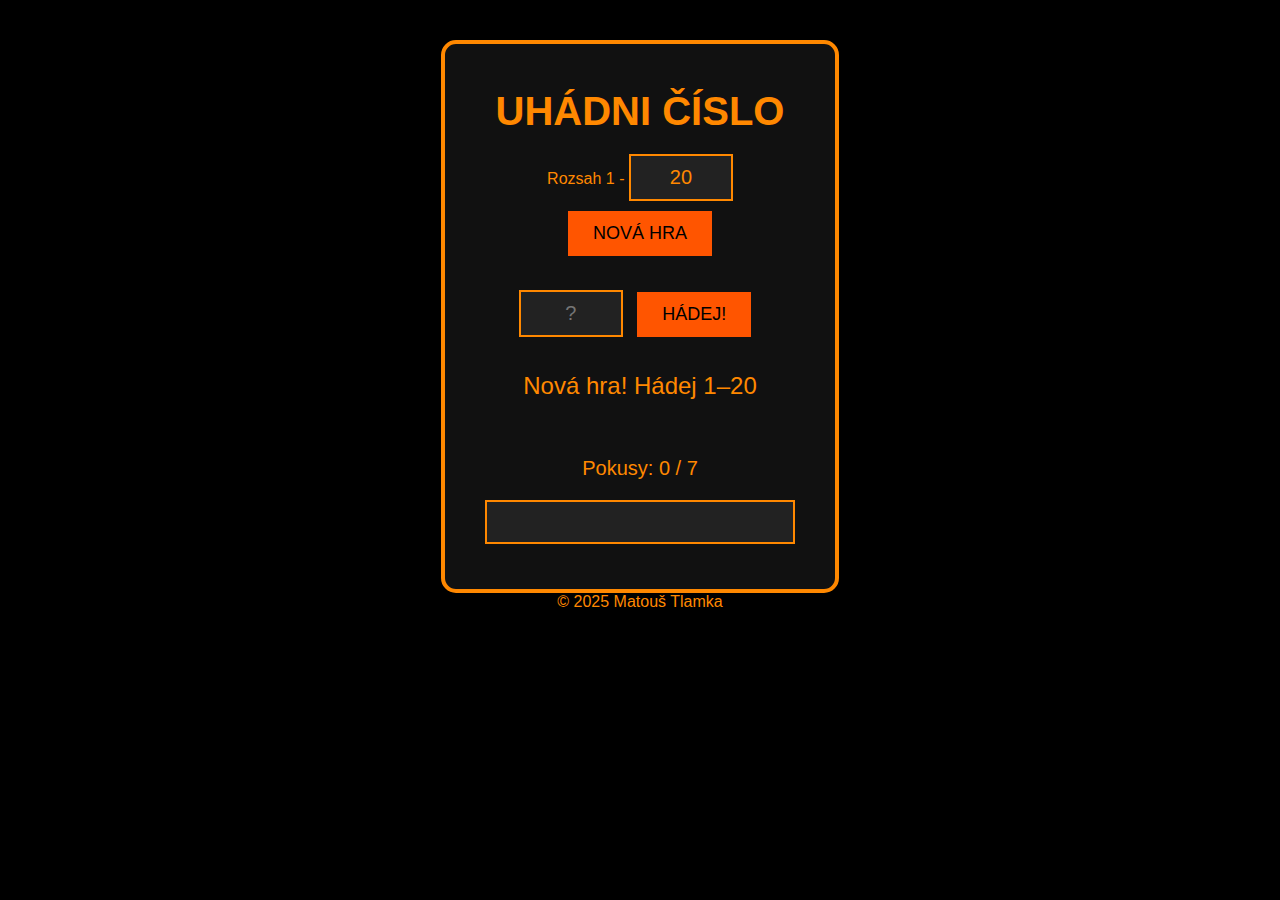
<file: jsgame/index.html>
<!DOCTYPE html>
<html lang="cs">
<head>
<meta charset="UTF-8">
<title>Hádej číslo</title>
<style>
    body {background:#000; color:#ff8800; font-family:Arial; text-align:center; margin:40px;}
    h1 {color:#ff8800; font-size:40px; margin:20px;}
    .box {
        background:#111;
        width:340px;
        margin:0 auto;
        padding:25px;
        border:4px solid #ff8800;
        border-radius:15px;
    }
    input {background:#222; color:#ff8800; border:2px solid #ff8800; padding:10px; font-size:20px; text-align:center; width:80px;}
    button {background:#ff5500; color:#000; padding:12px 25px; font-size:18px; border:none; margin:10px; cursor:pointer;}
    button:hover {background:#ff7700;}
    button:disabled {background:#555; cursor:not-allowed;}
    #zprava {font-size:24px; margin:25px 0; min-height:60px;}
    #pokusy {font-size:20px;}
    #osa {height:40px; background:#222; border:2px solid #ff8800; position:relative; margin:20px auto; width:90%;}
    .vylouceno {position:absolute; height:100%; background:#ff2200; opacity:0.7;}
</style>
</head>
<body>

<div class="box">
    <h1>UHÁDNI ČÍSLO</h1>

    <p>Rozsah 1 - <input id="rozsah" value="20"> <button id="nova">NOVÁ HRA</button></p>

    <p><input id="tip" placeholder="?"> <button id="hadej">HÁDEJ!</button></p>

    <div id="zprava">Klikni na NOVÁ HRA</div>
    <div id="pokusy">Pokusy: 0 / 7</div>

    <div id="osa"></div>
</div>

 <footer>
        &copy; 2025 Matouš Tlamka </a>
</footer>

<script>
    let tajne, pokusy=0, max=20, min=1;
    const zprava = document.getElementById('zprava');
    const pokusyEl = document.getElementById('pokusy');
    const osa = document.getElementById('osa');

    document.getElementById('nova').onclick = () => {
        max = parseInt(document.getElementById('rozsah').value) || 20;
        tajne = Math.floor(Math.random()*max)+1;
        pokusy = 0; min = 1;
        pokusyEl.textContent = 'Pokusy: 0 / 7';
        zprava.textContent = 'Nová hra! Hádej 1–'+max;
        zprava.style.color = '#ff8800';
        document.getElementById('tip').disabled = false;
        document.getElementById('hadej').disabled = false;
        console.log('Tajné číslo:', tajne);
        kresli();
    };

    function kresli() {
        osa.innerHTML = '';
        if (min>1) {
            let l = document.createElement('div');
            l.className='vylouceno';
            l.style.left='0';
            l.style.width=((min-1)/(max-1)*100)+'%';
            osa.appendChild(l);
        }
        if (max < parseInt(document.getElementById('rozsah').value)) {
            let r = document.createElement('div');
            r.className='vylouceno';
            r.style.right='0';
            r.style.width=((parseInt(document.getElementById('rozsah').value)-max)/(parseInt(document.getElementById('rozsah').value)-1)*100)+'%';
            osa.appendChild(r);
        }
    }

    document.getElementById('hadej').onclick = () => {
        let tip = parseInt(document.getElementById('tip').value);
        if (!tip || tip<1 || tip>max) {zprava.textContent='ŠPATNÉ ČÍSLO!'; return;}

        pokusy++;
        pokusyEl.textContent = 'Pokusy: '+pokusy+' / 7';
        console.log('Tip:', tip);

        if (tip==tajne) {
            zprava.innerHTML = 'VYHRÁL JSI!!!';
            zprava.style.color = '#00ff00';
            document.getElementById('tip').disabled = true;
            document.getElementById('hadej').disabled = true;
            return;
        }
        if (pokusy>=7) {
            zprava.innerHTML = 'PROHRÁL JSI<br>Bylo '+tajne;
            zprava.style.color = '#ff0000';
            document.getElementById('tip').disabled = true;
            document.getElementById('hadej').disabled = true;
            return;
        }

        if (tip<tajne) {zprava.textContent='MOC MALÉ!'; min=tip+1;}
        else {zprava.textContent='MOC VELKÉ!'; max=tip-1;}
        zprava.style.color = '#ff8800';
        document.getElementById('tip').value='';
        kresli();
    };

    document.getElementById('tip').addEventListener('keypress', e => {
        if (e.key==='Enter') document.getElementById('hadej').click();
    });

    // start
    document.getElementById('nova').click();
</script>

</body>
</html>
</file>
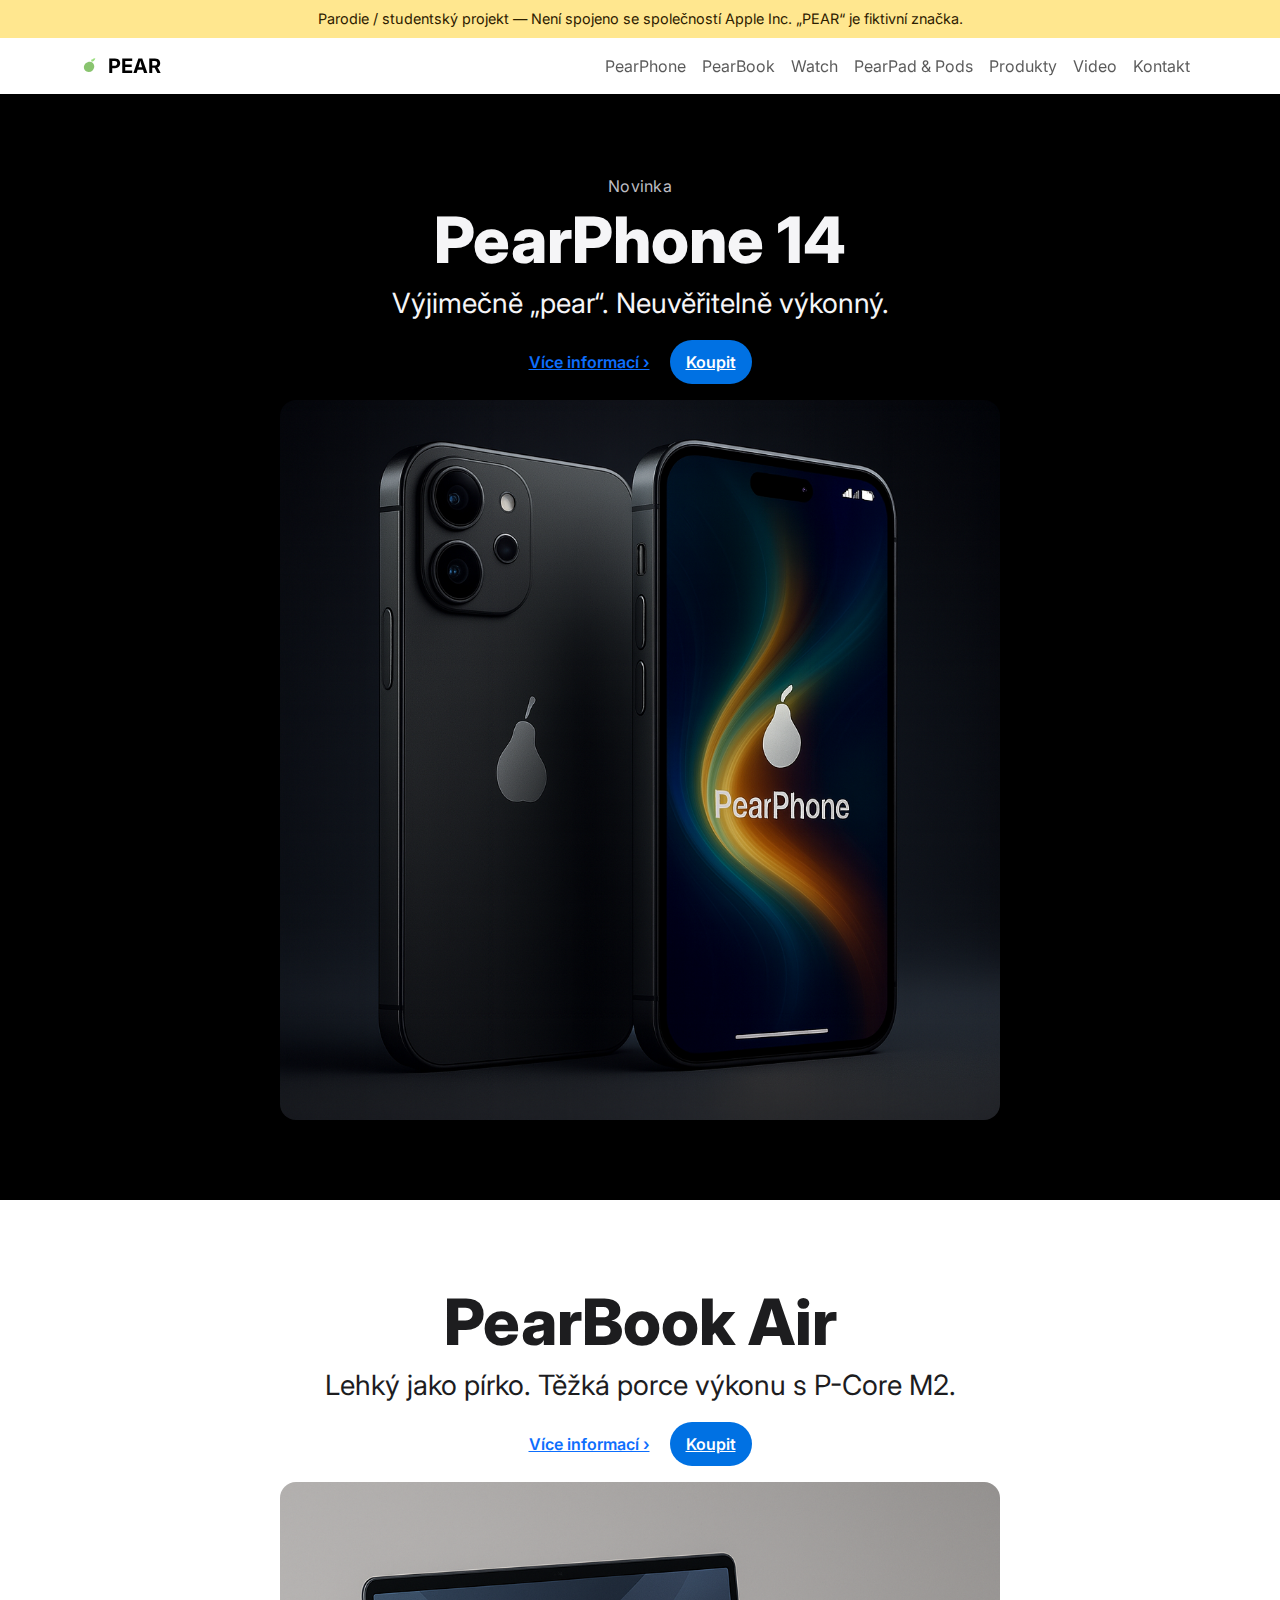
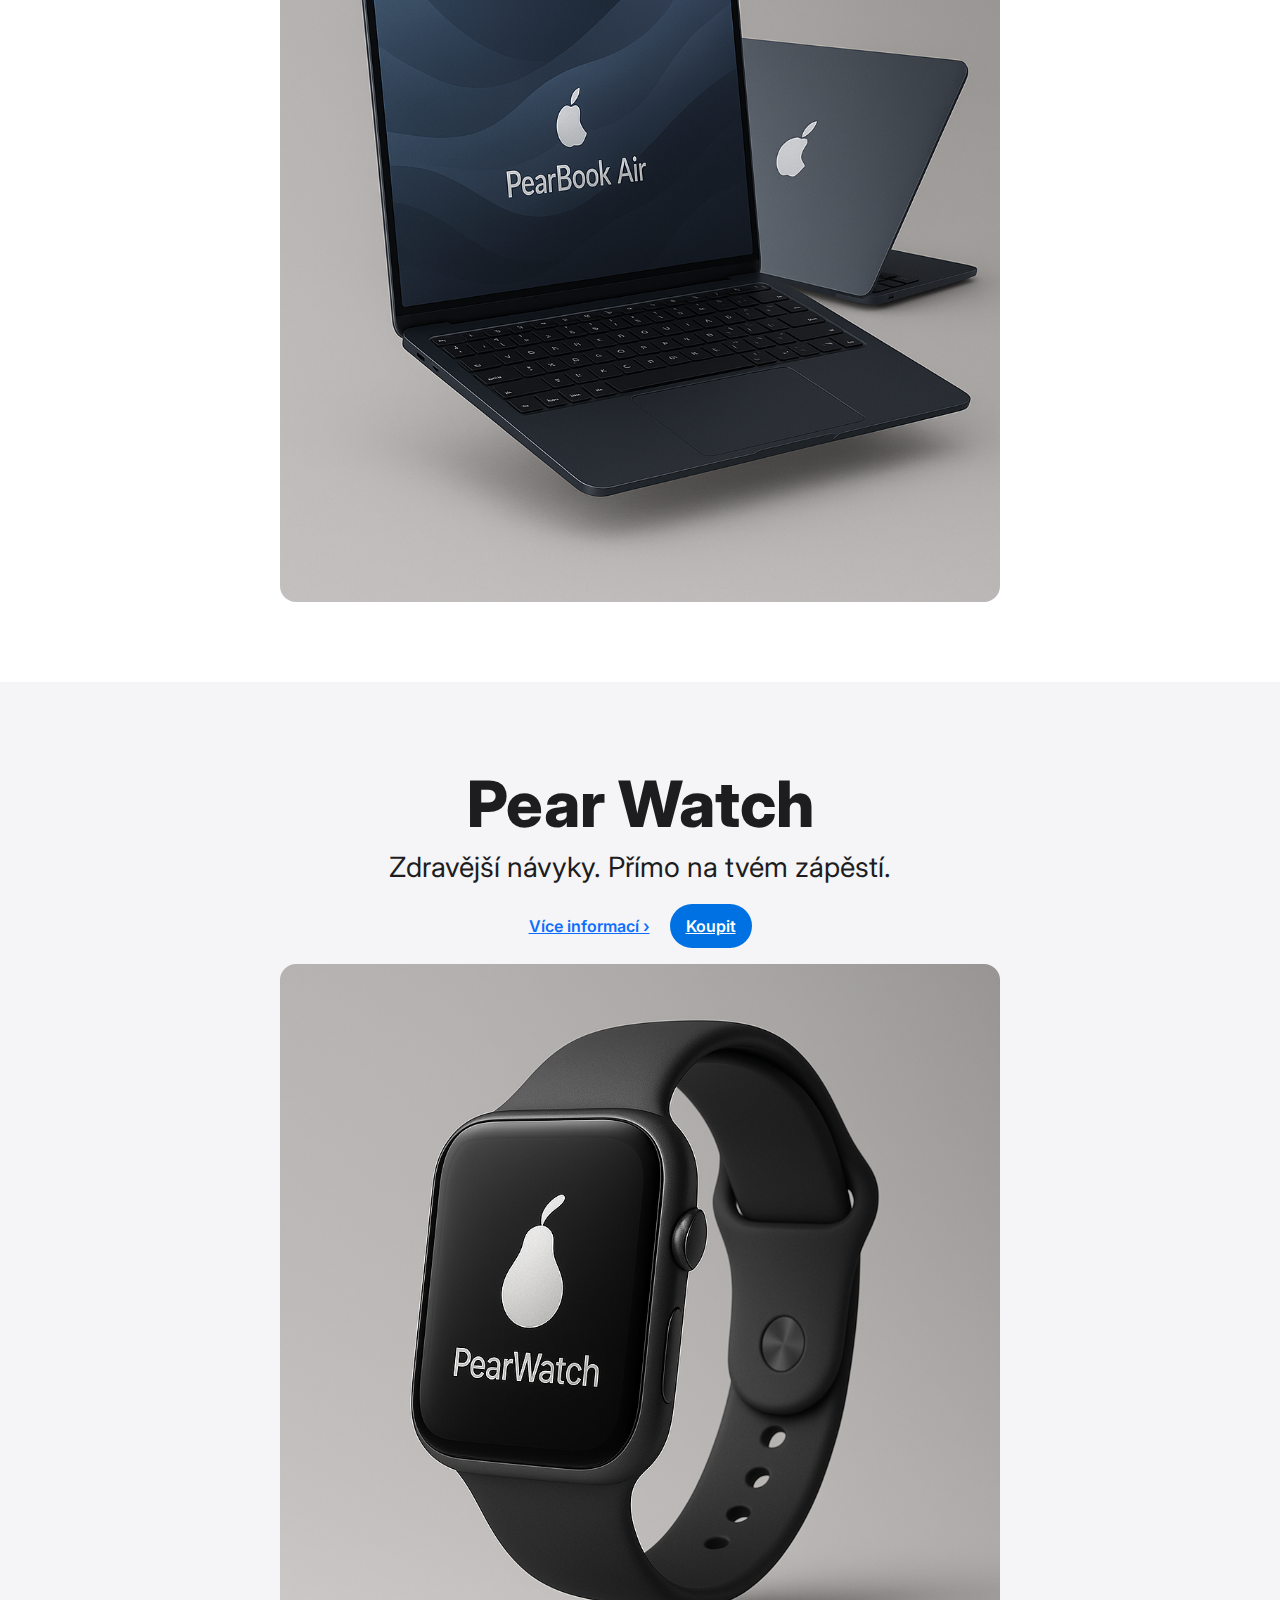
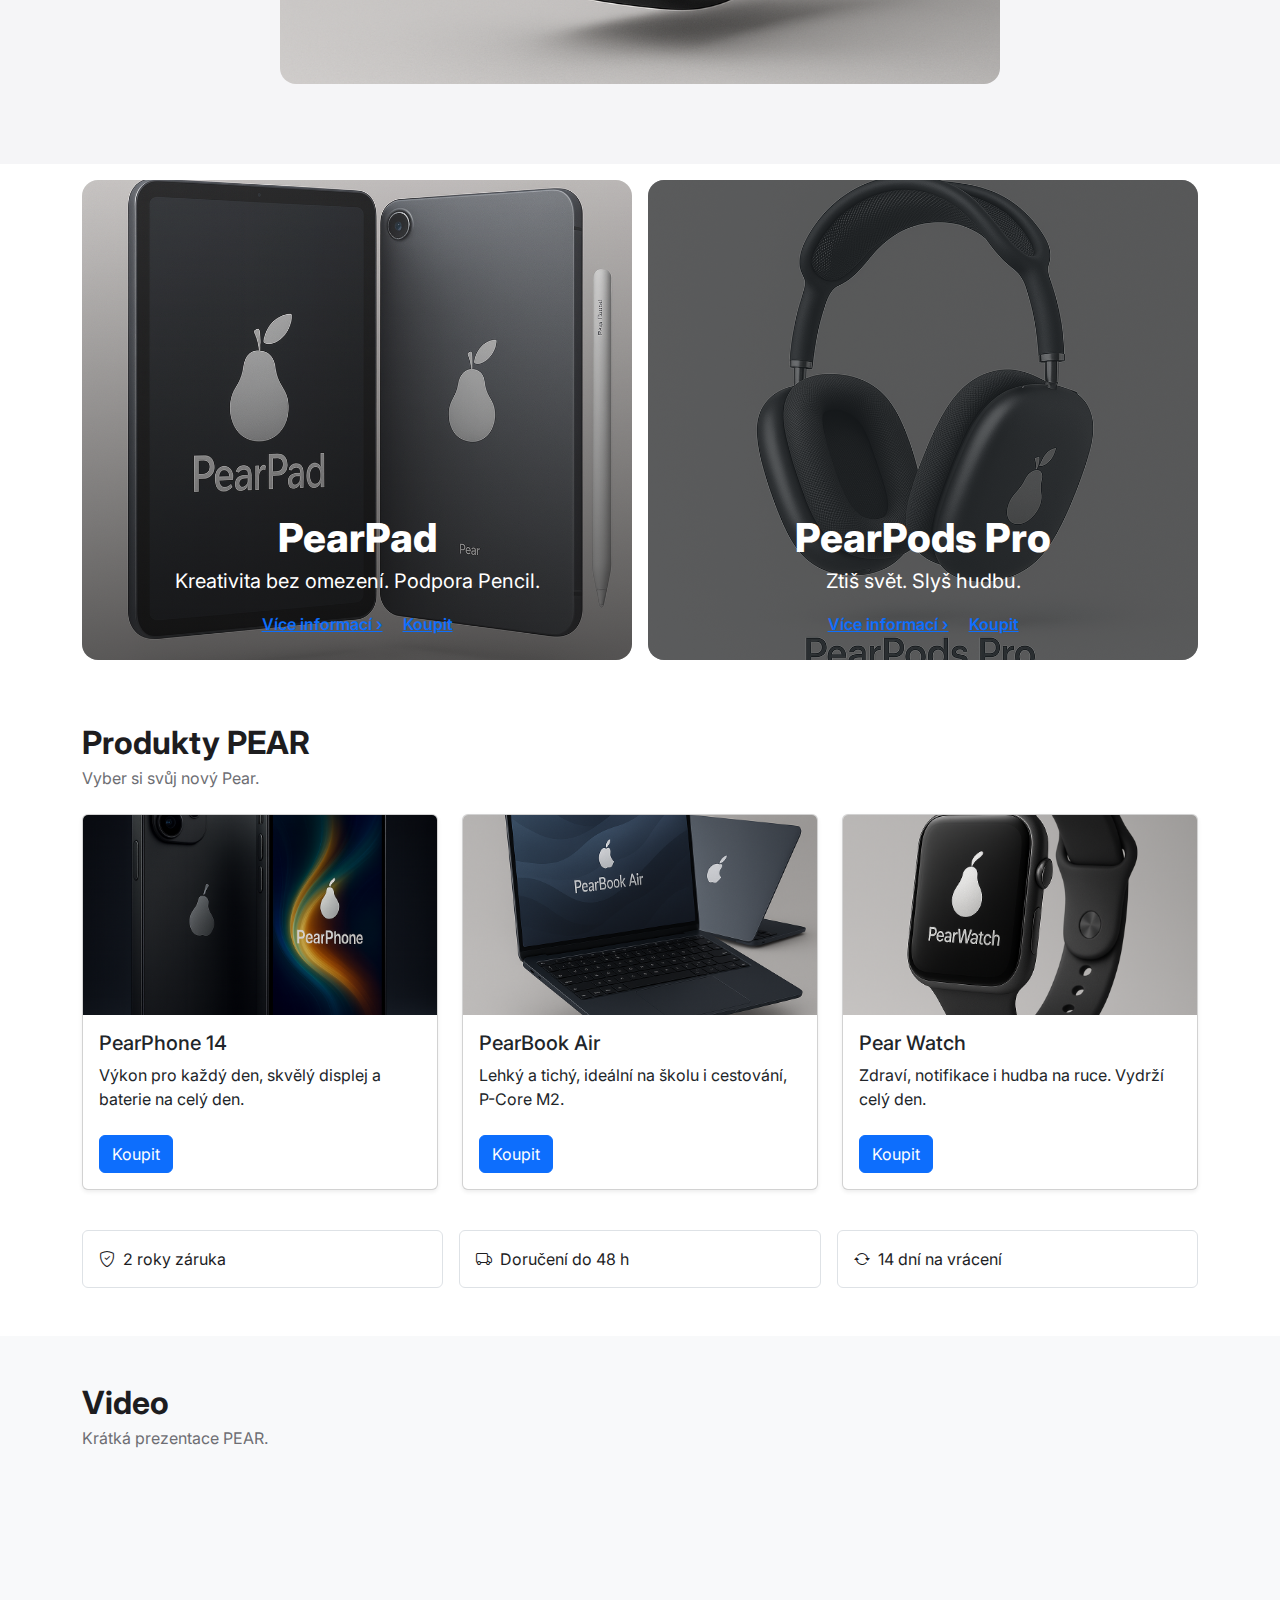
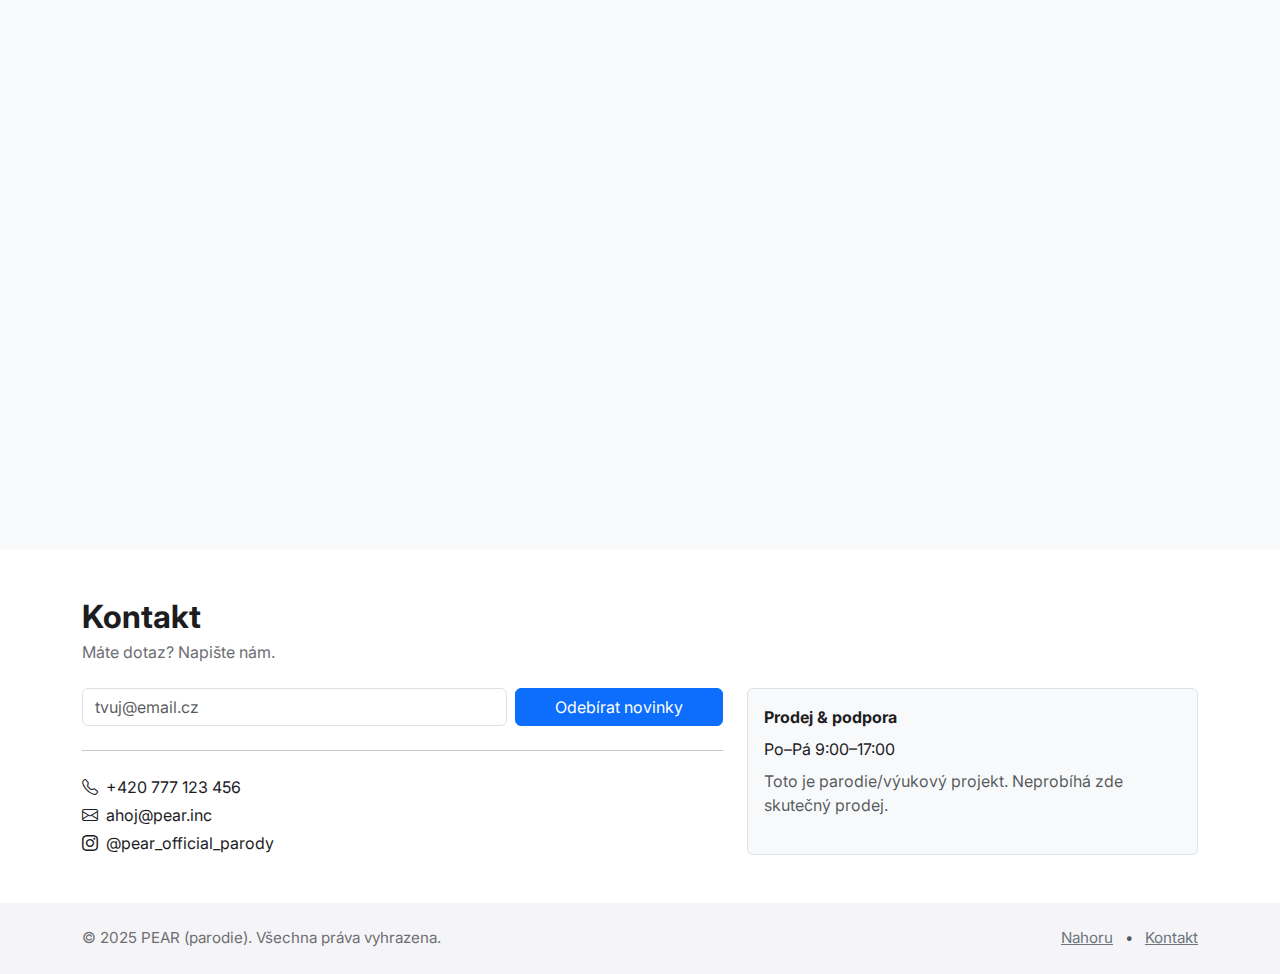
<file: microsite/index.html>
<!DOCTYPE html>
<html lang="cs">
<head>
  <meta charset="UTF-8" />
  <meta name="viewport" content="width=device-width, initial-scale=1" />
  <title>PEAR — Oficiálně-neoficiální stránka (parodie)</title>

  <meta name="description" content="PEAR: parodie na Apple. Fiktivní produkty PearPhone, PearBook, PearWatch, PearPad a PearPods Pro. Jednostránková prezentace v Bootstrapu 5." />
  <meta property="og:title" content="PEAR — parodie" />
  <meta property="og:description" content="Fiktivní produkty PEAR v apple-like designu. Jednostránkový web v Bootstrapu 5." />
  <meta property="og:type" content="website" />
  <meta property="og:locale" content="cs_CZ" />

  <link href="https://cdn.jsdelivr.net/npm/bootstrap@5.3.3/dist/css/bootstrap.min.css" rel="stylesheet">
  <link href="https://cdn.jsdelivr.net/npm/bootstrap-icons@1.11.3/font/bootstrap-icons.css" rel="stylesheet">

  <link rel="preconnect" href="https://fonts.googleapis.com">
  <link rel="preconnect" href="https://fonts.gstatic.com" crossorigin>
  <link href="https://fonts.googleapis.com/css2?family=Inter:wght@400;600;700&display=swap" rel="stylesheet">

  <style>
    :root{ --ink:#1d1d1f; --soft:#6e6e73; --bg:#fff; --bg-gray:#f5f5f7; --link:#06c; }
    html,body{margin:0; padding:0; font-family:Inter, system-ui, -apple-system, Segoe UI, Roboto, Arial, sans-serif; color:var(--ink); background:var(--bg);}
    html{scroll-behavior:smooth}
    .anchor{scroll-margin-top:80px}

    .ribbon{background:#ffe78f; color:#2d2000; text-align:center; font-size:.9rem; padding:.5rem 1rem}

    .navbar{box-shadow:0 1px 0 rgba(0,0,0,.06)}
    .navbar-brand svg{vertical-align:middle}

    .hero{position:relative; display:grid; place-items:center; text-align:center; padding:80px 16px}
    .hero.dark{background:#000; color:#f5f5f7}
    .hero.light{background:#fff; color:#1d1d1f}
    .hero.gray{background:var(--bg-gray)}
    .hero .copy{max-width:720px; margin:0 auto}
    .hero img{max-width:min(100%, 920px); height:auto; display:block; border-radius:16px}
    .eyebrow{font-size:1rem; color:#bdbdc2; letter-spacing:.02em}
    .title{font-size:clamp(32px,6vw,64px); font-weight:800; margin:.25rem 0}
    .subtitle{font-size:clamp(18px,3vw,28px); margin:.25rem 0 1rem}
    .cta{display:flex; gap:1.25rem; flex-wrap:wrap; align-items:center; justify-content:center}
    .cta a{font-weight:600}
    .cta .buy{background:#0071e3; color:#fff; padding:.6rem 1rem; border-radius:999px}
    .cta .buy:hover{filter:brightness(1.1)}

    .promo{position:relative; border-radius:18px; overflow:hidden; min-height:480px; display:grid; place-items:end center; text-align:center}
    .promo .copy{padding:24px}
    .promo .title{font-size:clamp(24px,3.4vw,40px)}
    .promo .subtitle{font-size:clamp(16px,2.2vw,20px)}
    .promo.bg-dark{background:#000; color:#f5f5f7}
    .promo.bg-light{background:#fff}
    .promo .img-fill{position:absolute; inset:0; background-position:center; background-size:cover; opacity:.85}
    .promo .overlay{position:absolute; inset:0; background:linear-gradient(180deg, rgba(0,0,0,.0), rgba(0,0,0,.55))}
    .promo .copy.light{color:#fff}

    .section-title{font-weight:700; margin-bottom:.25rem}
    .section-sub{color:var(--soft); margin-bottom:1.5rem}

    .card img{object-fit:cover; height:180px}
    @media (min-width:768px){ .card img{height:200px} }

    .site-footer{background:var(--bg-gray); color:var(--soft); font-size:.95rem}
  </style>
</head>
<body data-bs-spy="scroll" data-bs-target="#pearNav" data-bs-offset="80" tabindex="0">

  <div class="ribbon" role="note">Parodie / studentský projekt — Není spojeno se společností Apple Inc. „PEAR“ je fiktivní značka.</div>

  <nav id="pearNav" class="navbar navbar-expand-lg bg-white sticky-top" aria-label="Hlavní navigace">
    <div class="container">
      <a class="navbar-brand fw-bold d-flex align-items-center gap-2" href="#top" id="top">
        <svg width="18" height="18" viewBox="0 0 24 24" aria-hidden="true"><path fill="#9adf7f" d="M13.6 3.2c1.1-1.1 2.5-1.6 4.2-1.6-.3 1.5-1 2.7-2.2 3.6-.7.6-1.5 1-2.5 1.1-.8-1-1.1-2-.5-3.1z"/><path fill="#89c46f" d="M10.5 6.2c3 0 4.8 2.4 5.5 4.3.5 1.2.5 2.5.1 3.8-.8 2.8-3 5.7-7.2 5.7-4 0-6.4-3-6.4-6.2 0-4.5 3.8-7.6 8-7.6z"/></svg>
        PEAR
      </a>
      <button class="navbar-toggler" type="button" data-bs-toggle="collapse" data-bs-target="#nav" aria-controls="nav" aria-expanded="false" aria-label="Přepnout navigaci">
        <span class="navbar-toggler-icon"></span>
      </button>
      <div id="nav" class="collapse navbar-collapse">
        <ul class="navbar-nav ms-auto">
          <li class="nav-item"><a class="nav-link" href="#pearphone">PearPhone</a></li>
          <li class="nav-item"><a class="nav-link" href="#pearbook">PearBook</a></li>
          <li class="nav-item"><a class="nav-link" href="#pearwatch">Watch</a></li>
          <li class="nav-item"><a class="nav-link" href="#proma">PearPad & Pods</a></li>
          <li class="nav-item"><a class="nav-link" href="#produkty">Produkty</a></li>
          <li class="nav-item"><a class="nav-link" href="#video">Video</a></li>
          <li class="nav-item"><a class="nav-link" href="#kontakt">Kontakt</a></li>
        </ul>
      </div>
    </div>
  </nav>

  <header id="pearphone" class="hero dark anchor" aria-labelledby="h1-pearphone">
    <div class="copy">
      <div class="eyebrow">Novinka</div>
      <h1 class="title" id="h1-pearphone">PearPhone 14</h1>
      <p class="subtitle">Výjimečně „pear“. Neuvěřitelně výkonný.</p>
      <div class="cta">
        <a href="#produkty">Více informací ›</a>
        <a class="buy" href="#kontakt">Koupit</a>
      </div>
      <div class="media mt-3">
        <img src="PearPhone.png" alt="PearPhone na tmavém pozadí">
      </div>
    </div>
  </header>

  <section id="pearbook" class="hero light anchor" aria-labelledby="h2-pearbook">
    <div class="copy">
      <h2 class="title" id="h2-pearbook">PearBook Air</h2>
      <p class="subtitle">Lehký jako pírko. Těžká porce výkonu s P-Core M2.</p>
      <div class="cta">
        <a href="#produkty">Více informací ›</a>
        <a class="buy" href="#kontakt">Koupit</a>
      </div>
      <div class="media mt-3">
        <img src="PearBookAir.png" alt="Elegantní stříbrný PearBook">
      </div>
    </div>
  </section>

  <section id="pearwatch" class="hero gray anchor" aria-labelledby="h2-pearwatch">
    <div class="copy">
      <h2 class="title" id="h2-pearwatch">Pear Watch</h2>
      <p class="subtitle">Zdravější návyky. Přímo na tvém zápěstí.</p>
      <div class="cta">
        <a href="#produkty">Více informací ›</a>
        <a class="buy" href="#kontakt">Koupit</a>
      </div>
      <div class="media mt-3">
        <img src="PearWatch.png" alt="Chytré hodinky Pear Watch">
      </div>
    </div>
  </section>

  <section id="proma" class="py-3 anchor" aria-label="Promo">
    <div class="container">
      <div class="row g-3">
        <div class="col-12 col-lg-6">
          <article class="promo bg-light position-relative overflow-hidden rounded-4" aria-labelledby="p-pearpad">
            <div class="img-fill" style="background-image:url('PearPad.png');"></div>
            <div class="overlay" aria-hidden="true"></div>
            <div class="copy light position-relative text-center p-4">
              <h3 class="title" id="p-pearpad">PearPad</h3>
              <p class="subtitle">Kreativita bez omezení. Podpora Pencil.</p>
              <div class="cta"><a href="#produkty">Více informací ›</a> <a href="#kontakt">Koupit</a></div>
            </div>
          </article>
        </div>
        <div class="col-12 col-lg-6">
          <article class="promo bg-dark position-relative overflow-hidden rounded-4" aria-labelledby="p-pods">
            <div class="img-fill" style="background-image:url('PearPodsPro.png'); opacity:.35"></div>
            <div class="copy position-relative text-center p-4 text-white">
              <h3 class="title" id="p-pods">PearPods Pro</h3>
              <p class="subtitle">Ztiš svět. Slyš hudbu.</p>
              <div class="cta"><a href="#produkty">Více informací ›</a> <a href="#kontakt">Koupit</a></div>
            </div>
          </article>
        </div>
      </div>
    </div>
  </section>

  <section id="produkty" class="py-5 anchor">
    <div class="container">
      <h2 class="section-title">Produkty PEAR</h2>
      <p class="section-sub">Vyber si svůj nový Pear.</p>

      <div class="row g-4">
        <div class="col-12 col-md-6 col-lg-4">
          <div class="card h-100 shadow-sm">
            <img src="PearPhone.png" class="card-img-top" alt="PearPhone">
            <div class="card-body d-flex flex-column">
              <h3 class="h5">PearPhone 14</h3>
              <p class="mb-4">Výkon pro každý den, skvělý displej a baterie na celý den.</p>
              <div class="mt-auto"><a href="#kontakt" class="btn btn-primary">Koupit</a></div>
            </div>
          </div>
        </div>

        <div class="col-12 col-md-6 col-lg-4">
          <div class="card h-100 shadow-sm">
            <img src="PearBookAir.png" class="card-img-top" alt="PearBook Air">
            <div class="card-body d-flex flex-column">
              <h3 class="h5">PearBook Air</h3>
              <p class="mb-4">Lehký a tichý, ideální na školu i cestování, P-Core M2.</p>
              <div class="mt-auto"><a href="#kontakt" class="btn btn-primary">Koupit</a></div>
            </div>
          </div>
        </div>

        <div class="col-12 col-md-6 col-lg-4">
          <div class="card h-100 shadow-sm">
            <img src="PearWatch.png" class="card-img-top" alt="Pear Watch">
            <div class="card-body d-flex flex-column">
              <h3 class="h5">Pear Watch</h3>
              <p class="mb-4">Zdraví, notifikace i hudba na ruce. Vydrží celý den.</p>
              <div class="mt-auto"><a href="#kontakt" class="btn btn-primary">Koupit</a></div>
            </div>
          </div>
        </div>
      </div>

      <div class="row g-3 mt-4">
        <div class="col-12 col-md-4">
          <div class="p-3 border rounded h-100"><i class="bi bi-shield-check me-2"></i>2 roky záruka</div>
        </div>
        <div class="col-12 col-md-4">
          <div class="p-3 border rounded h-100"><i class="bi bi-truck me-2"></i>Doručení do 48 h</div>
        </div>
        <div class="col-12 col-md-4">
          <div class="p-3 border rounded h-100"><i class="bi bi-arrow-repeat me-2"></i>14 dní na vrácení</div>
        </div>
      </div>
    </div>
  </section>

  <section id="video" class="py-5 bg-light anchor">
    <div class="container">
      <h2 class="section-title">Video</h2>
      <p class="section-sub">Krátká prezentace PEAR.</p>
      <div class="ratio ratio-16x9 rounded overflow-hidden">
        <iframe
          src="https://www.youtube.com/embed/-lQ6YqjqhK8"
          title="PEAR — video"
          allow="accelerometer; autoplay; clipboard-write; encrypted-media; gyroscope; picture-in-picture; web-share"
          referrerpolicy="strict-origin-when-cross-origin"
          allowfullscreen></iframe>
      </div>
    </div>
  </section>

  <section id="kontakt" class="py-5 anchor">
    <div class="container">
      <h2 class="section-title">Kontakt</h2>
      <p class="section-sub">Máte dotaz? Napište nám.</p>

      <div class="row g-4">
        <div class="col-12 col-lg-7">
          <form action="#" method="post" class="row g-2">
            <div class="col-12 col-md-8">
              <label for="email" class="visually-hidden">E-mail</label>
              <input id="email" name="email" type="email" class="form-control" placeholder="tvuj@email.cz" required>
            </div>
            <div class="col-12 col-md-4 d-grid">
              <button type="submit" class="btn btn-primary">Odebírat novinky</button>
            </div>
          </form>
          <hr class="my-4">
          <ul class="list-unstyled mb-0">
            <li class="mb-1"><i class="bi bi-telephone me-2"></i>+420 777 123 456</li>
            <li class="mb-1"><i class="bi bi-envelope me-2"></i>ahoj@pear.inc</li>
            <li><i class="bi bi-instagram me-2"></i>@pear_official_parody</li>
          </ul>
        </div>
        <div class="col-12 col-lg-5">
          <div class="p-3 bg-light border rounded h-100">
            <p class="mb-2"><strong>Prodej & podpora</strong></p>
            <p class="mb-2">Po–Pá 9:00–17:00</p>
            <p class="mb-0 text-muted">Toto je parodie/výukový projekt. Neprobíhá zde skutečný prodej.</p>
          </div>
        </div>
      </div>
    </div>
  </section>

  <footer class="site-footer py-4">
    <div class="container d-flex flex-column flex-md-row justify-content-between align-items-start align-items-md-center gap-2">
      <div>© 2025 PEAR (parodie). Všechna práva vyhrazena.</div>
      <div class="text-muted">
        <a href="#top" class="link-secondary me-2">Nahoru</a> •
        <a href="#kontakt" class="link-secondary ms-2">Kontakt</a>
      </div>
    </div>
  </footer>

  <script src="https://cdn.jsdelivr.net/npm/bootstrap@5.3.3/dist/js/bootstrap.bundle.min.js"></script>
</body>
</html>
</file>
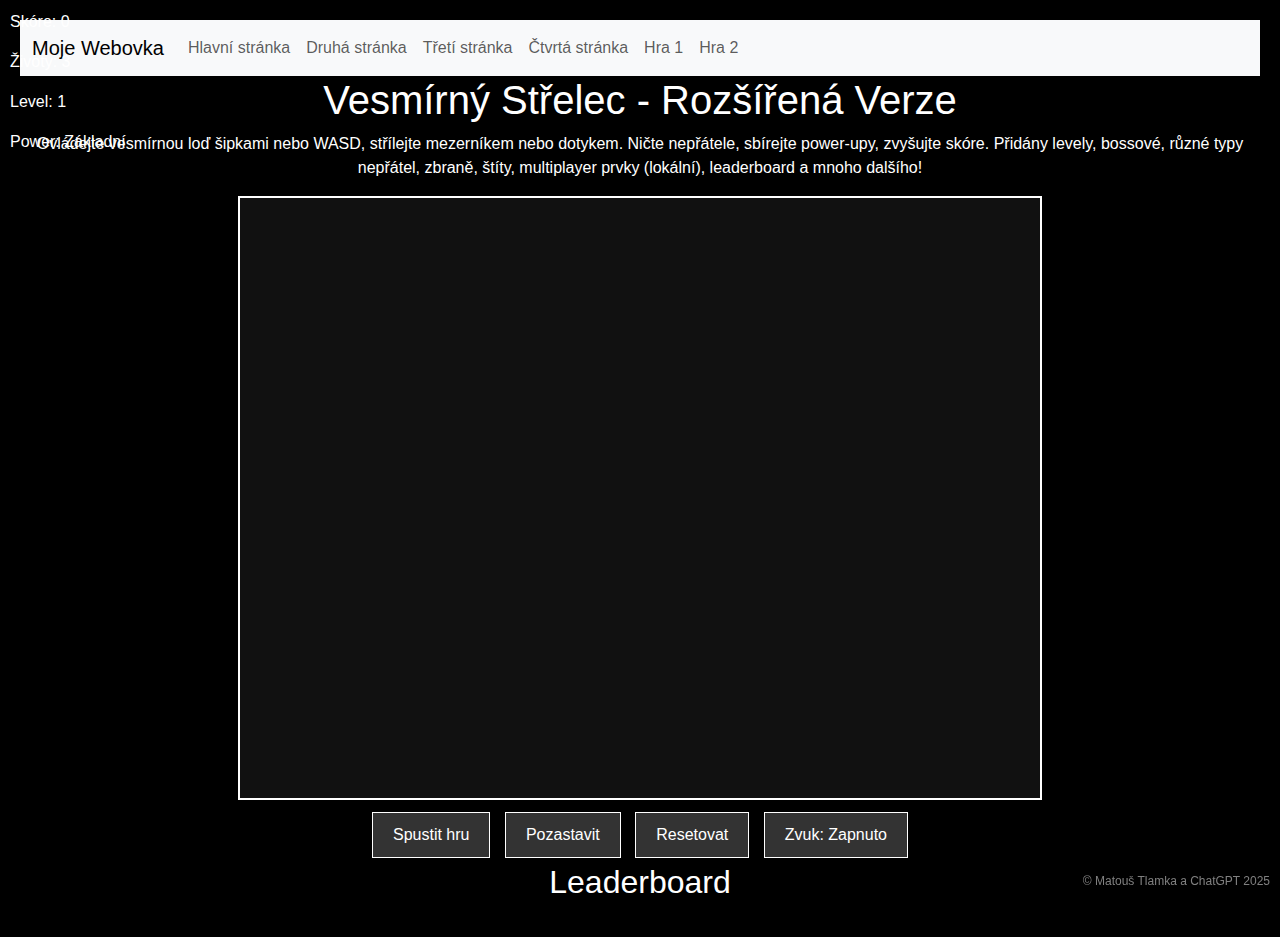
<file: prvni_web/Hra 2.html>
<!DOCTYPE html>
<html lang="cs">
<head>
    <link href="https://cdn.jsdelivr.net/npm/bootstrap@5.3.3/dist/css/bootstrap.min.css" rel="stylesheet">
    <meta charset="UTF-8">
    <meta name="viewport" content="width=device-width, initial-scale=1.0">
    <title>Vesmírný Střelec - Rozšířená Verze</title>
    <style>
        body {
            font-family: Arial, sans-serif;
            text-align: center;
            background-color: #000;
            color: #fff;
            margin: 0;
            padding: 20px;
            overflow: hidden;
        }
        canvas {
            border: 2px solid #fff;
            background-color: #111;
        }
        button {
            margin: 5px;
            padding: 10px 20px;
            font-size: 16px;
            cursor: pointer;
            background-color: #333;
            color: #fff;
            border: 1px solid #fff;
        }
        #gameOver {
            display: none;
            position: absolute;
            top: 50%;
            left: 50%;
            transform: translate(-50%, -50%);
            background-color: rgba(0, 0, 0, 0.8);
            color: white;
            padding: 20px;
            border-radius: 10px;
            z-index: 10;
        }
        #hud {
            position: absolute;
            top: 10px;
            left: 10px;
            text-align: left;
        }
    </style>
</head>
<footer style="position: fixed; bottom: 10px; right: 10px; font-size: 12px; color: gray;">
    © Matouš Tlamka a ChatGPT 2025
</footer>
<body>
    <nav class="navbar navbar-expand-lg navbar-light bg-light">
  <div class="container-fluid">
    <a class="navbar-brand" href="Main.html">Moje Webovka</a>
    <button class="navbar-toggler" type="button" data-bs-toggle="collapse" 
            data-bs-target="#navbarNav" aria-controls="navbarNav" aria-expanded="false" 
            aria-label="Toggle navigation">
      <span class="navbar-toggler-icon"></span>
    </button>
    <div class="collapse navbar-collapse" id="navbarNav">
      <ul class="navbar-nav">
        <li class="nav-item"><a class="nav-link" href="Main.html">Hlavní stránka</a></li>
        <li class="nav-item"><a class="nav-link" href="pokus 2.html">Druhá stránka</a></li>
        <li class="nav-item"><a class="nav-link" href="pokus 3.html">Třetí stránka</a></li>
        <li class="nav-item"><a class="nav-link" href="pokus 4.html">Čtvrtá stránka</a></li>
        <li class="nav-item"><a class="nav-link" href="Hra.html">Hra 1</a></li>
        <li class="nav-item"><a class="nav-link" href="Hra 2.html">Hra 2</a></li>
      </ul>
    </div>
  </div>
</nav>
    <h1>Vesmírný Střelec - Rozšířená Verze</h1>
    <p>Ovládejte vesmírnou loď šipkami nebo WASD, střílejte mezerníkem nebo dotykem. Ničte nepřátele, sbírejte power-upy, zvyšujte skóre. Přidány levely, bossové, různé typy nepřátel, zbraně, štíty, multiplayer prvky (lokální), leaderboard a mnoho dalšího!</p>
    
    <canvas id="gameCanvas" width="800" height="600"></canvas>
    
    <div id="hud">
        <p>Skóre: <span id="score">0</span></p>
        <p>Životy: <span id="lives">3</span></p>
        <p>Level: <span id="level">1</span></p>
        <p>Power: <span id="power">Základní</span></p>
    </div>
    
    <div>
        <button id="startBtn">Spustit hru</button>
        <button id="pauseBtn" disabled>Pozastavit</button>
        <button id="resetBtn" disabled>Resetovat</button>
        <button id="soundBtn">Zvuk: Zapnuto</button>
    </div>

    <div id="leaderboard">
        <h2>Leaderboard</h2>
        <ol id="leaderboardList"></ol>
    </div>

    <div id="gameOver">
        <h2>Konec hry!</h2>
        <p>Vaše skóre: <span id="finalScore"></span></p>
        <button id="restartBtn">Hrát znovu</button>
    </div>

    <script>
        const canvas = document.getElementById('gameCanvas');
        const ctx = canvas.getContext('2d');
        const scoreDisplay = document.getElementById('score');
        const livesDisplay = document.getElementById('lives');
        const levelDisplay = document.getElementById('level');
        const powerDisplay = document.getElementById('power');
        const startBtn = document.getElementById('startBtn');
        const pauseBtn = document.getElementById('pauseBtn');
        const resetBtn = document.getElementById('resetBtn');
        const soundBtn = document.getElementById('soundBtn');
        const leaderboardList = document.getElementById('leaderboardList');
        const gameOverScreen = document.getElementById('gameOver');
        const finalScoreDisplay = document.getElementById('finalScore');
        const restartBtn = document.getElementById('restartBtn');

        const player = {
            x: canvas.width / 2,
            y: canvas.height - 50,
            width: 40,
            height: 40,
            speed: 5,
            color: 'blue',
            lives: 3,
            power: 'basic', // basic, double, laser
            powerTimer: 0
        };

        let bullets = [];
        let enemies = [];
        let powerUps = [];
        let particles = [];
        let score = 0;
        let level = 1;
        let isPaused = false;
        let isGameOver = false;
        let soundOn = true;
        let keys = {};
        let lastShot = 0;
        let shootInterval = 200;
        let enemySpawnRate = 1000;
        let gameLoop;
        let leaderboard = JSON.parse(localStorage.getItem('spaceShooterLeaderboard')) || [];

        function drawPlayer() {
            ctx.fillStyle = player.color;
            ctx.beginPath();
            ctx.moveTo(player.x, player.y - player.height / 2);
            ctx.lineTo(player.x - player.width / 2, player.y + player.height / 2);
            ctx.lineTo(player.x + player.width / 2, player.y + player.height / 2);
            ctx.closePath();
            ctx.fill();
        }

        function drawBullets() {
            bullets.forEach(bullet => {
                ctx.fillStyle = bullet.color || 'white';
                ctx.fillRect(bullet.x, bullet.y, bullet.width, bullet.height);
            });
        }

        function drawEnemies() {
            enemies.forEach(enemy => {
                ctx.fillStyle = enemy.color;
                ctx.beginPath();
                ctx.arc(enemy.x, enemy.y, enemy.radius, 0, Math.PI * 2);
                ctx.fill();
            });
        }

        function drawPowerUps() {
            powerUps.forEach(powerUp => {
                ctx.fillStyle = powerUp.color;
                ctx.fillRect(powerUp.x, powerUp.y, powerUp.width, powerUp.height);
            });
        }

        function drawParticles() {
            particles.forEach(particle => {
                ctx.fillStyle = particle.color;
                ctx.beginPath();
                ctx.arc(particle.x, particle.y, particle.radius, 0, Math.PI * 2);
                ctx.fill();
            });
        }

        function updateGame() {
            if (isGameOver || isPaused) return;

            // Clear canvas
            ctx.clearRect(0, 0, canvas.width, canvas.height);

            // Draw stars background
            for (let i = 0; i < 100; i++) {
                ctx.fillStyle = 'white';
                ctx.fillRect(Math.random() * canvas.width, Math.random() * canvas.height, 1, 1);
            }

            // Move player
            if (keys['ArrowLeft'] || keys['a']) player.x -= player.speed;
            if (keys['ArrowRight'] || keys['d']) player.x += player.speed;
            if (keys['ArrowUp'] || keys['w']) player.y -= player.speed;
            if (keys['ArrowDown'] || keys['s']) player.y += player.speed;

            // Keep player in bounds
            player.x = Math.max(player.width / 2, Math.min(canvas.width - player.width / 2, player.x));
            player.y = Math.max(player.height / 2, Math.min(canvas.height - player.height / 2, player.y));

            // Shooting
            if ((keys[' '] || keys['Spacebar']) && Date.now() - lastShot > shootInterval) {
                shootBullet();
                lastShot = Date.now();
            }

            // Update bullets
            bullets = bullets.filter(bullet => bullet.y > 0);
            bullets.forEach(bullet => bullet.y -= bullet.speed);

            // Update enemies
            enemies.forEach(enemy => {
                enemy.y += enemy.speed;
                if (enemy.y > canvas.height) {
                    enemies = enemies.filter(e => e !== enemy);
                }
            });

            // Update power-ups
            powerUps.forEach(powerUp => {
                powerUp.y += powerUp.speed;
                if (powerUp.y > canvas.height) {
                    powerUps = powerUps.filter(p => p !== powerUp);
                }
            });

            // Update particles
            particles.forEach(particle => {
                particle.x += particle.vx;
                particle.y += particle.vy;
                particle.life--;
            });
            particles = particles.filter(p => p.life > 0);

            // Collision detection
            checkCollisions();

            // Power timer
            if (player.powerTimer > 0) {
                player.powerTimer--;
                if (player.powerTimer === 0) {
                    player.power = 'basic';
                    powerDisplay.textContent = 'Základní';
                }
            }

            // Draw everything
            drawPlayer();
            drawBullets();
            drawEnemies();
            drawPowerUps();
            drawParticles();

            // Level progression
            if (enemies.length < level * 2) spawnEnemies();

            // Spawn power-ups randomly
            if (Math.random() < 0.005) spawnPowerUp();
        }

        function shootBullet() {
            if (player.power === 'double') {
                bullets.push({ x: player.x - 10, y: player.y - player.height / 2, width: 5, height: 10, speed: 10 });
                bullets.push({ x: player.x + 10, y: player.y - player.height / 2, width: 5, height: 10, speed: 10 });
            } else if (player.power === 'laser') {
                bullets.push({ x: player.x, y: player.y - player.height / 2, width: 5, height: 20, speed: 15, color: 'red' });
            } else {
                bullets.push({ x: player.x, y: player.y - player.height / 2, width: 5, height: 10, speed: 10 });
            }
            if (soundOn) new Audio('https://www.soundjay.com/buttons/laser-01.mp3').play().catch(() => {});
        }

        function spawnEnemies() {
            const types = ['basic', 'fast', 'tank'];
            const type = types[Math.floor(Math.random() * types.length)];
            let enemy;
            switch (type) {
                case 'basic':
                    enemy = { x: Math.random() * canvas.width, y: 0, radius: 20, speed: 2, color: 'red', hp: 1 };
                    break;
                case 'fast':
                    enemy = { x: Math.random() * canvas.width, y: 0, radius: 15, speed: 4, color: 'yellow', hp: 1 };
                    break;
                case 'tank':
                    enemy = { x: Math.random() * canvas.width, y: 0, radius: 30, speed: 1, color: 'green', hp: 3 };
                    break;
            }
            enemies.push(enemy);
        }

        function spawnPowerUp() {
            const types = ['double', 'laser', 'shield'];
            const type = types[Math.floor(Math.random() * types.length)];
            let color;
            switch (type) {
                case 'double': color = 'purple'; break;
                case 'laser': color = 'red'; break;
                case 'shield': color = 'blue'; break;
            }
            powerUps.push({ x: Math.random() * canvas.width, y: 0, width: 20, height: 20, speed: 2, color, type });
        }

        function checkCollisions() {
            // Bullet-enemy collisions
            bullets.forEach(bullet => {
                enemies.forEach(enemy => {
                    if (bullet.x < enemy.x + enemy.radius && bullet.x + bullet.width > enemy.x - enemy.radius &&
                        bullet.y < enemy.y + enemy.radius && bullet.y + bullet.height > enemy.y - enemy.radius) {
                        enemy.hp--;
                        bullets = bullets.filter(b => b !== bullet);
                        if (enemy.hp <= 0) {
                            score += 10 * level;
                            scoreDisplay.textContent = score;
                            createExplosion(enemy.x, enemy.y);
                            enemies = enemies.filter(e => e !== enemy);
                            if (soundOn) new Audio('https://www.soundjay.com/nature/explosion-01.mp3').play().catch(() => {});
                        }
                    }
                });
            });

            // Player-powerup collisions
            powerUps.forEach(powerUp => {
                if (player.x - player.width / 2 < powerUp.x + powerUp.width &&
                    player.x + player.width / 2 > powerUp.x &&
                    player.y - player.height / 2 < powerUp.y + powerUp.height &&
                    player.y + player.height / 2 > powerUp.y) {
                    applyPowerUp(powerUp.type);
                    powerUps = powerUps.filter(p => p !== powerUp);
                    if (soundOn) new Audio('https://www.soundjay.com/buttons/powerup-01.mp3').play().catch(() => {});
                }
            });

            // Player-enemy collisions
            enemies.forEach(enemy => {
                if (player.x - player.width / 2 < enemy.x + enemy.radius &&
                    player.x + player.width / 2 > enemy.x - enemy.radius &&
                    player.y - player.height / 2 < enemy.y + enemy.radius &&
                    player.y + player.height / 2 > enemy.y - enemy.radius) {
                    player.lives--;
                    livesDisplay.textContent = player.lives;
                    createExplosion(player.x, player.y);
                    enemies = enemies.filter(e => e !== enemy);
                    if (player.lives <= 0) {
                        gameOver();
                    }
                    if (soundOn) new Audio('https://www.soundjay.com/nature/explosion-01.mp3').play().catch(() => {});
                }
            });
        }

        function applyPowerUp(type) {
            player.power = type;
            player.powerTimer = 600; // 10 seconds at 60fps
            powerDisplay.textContent = type.charAt(0).toUpperCase() + type.slice(1);
            if (type === 'shield') {
                player.lives += 1;
                livesDisplay.textContent = player.lives;
            }
        }

        function createExplosion(x, y) {
            for (let i = 0; i < 20; i++) {
                particles.push({
                    x, y,
                    vx: (Math.random() - 0.5) * 5,
                    vy: (Math.random() - 0.5) * 5,
                    radius: Math.random() * 3 + 1,
                    color: ['red', 'orange', 'yellow'][Math.floor(Math.random() * 3)],
                    life: 30
                });
            }
        }

        function gameOver() {
            isGameOver = true;
            cancelAnimationFrame(gameLoop);
            finalScoreDisplay.textContent = score;
            gameOverScreen.style.display = 'block';
            leaderboard.push({ score, date: new Date().toLocaleString() });
            leaderboard.sort((a, b) => b.score - a.score);
            leaderboard = leaderboard.slice(0, 10);
            localStorage.setItem('spaceShooterLeaderboard', JSON.stringify(leaderboard));
            updateLeaderboard();
        }

        function updateLeaderboard() {
            leaderboardList.innerHTML = '';
            leaderboard.forEach(entry => {
                const li = document.createElement('li');
                li.textContent = `Skóre: ${entry.score}, Datum: ${entry.date}`;
                leaderboardList.appendChild(li);
            });
        }

        function resetGame() {
            player.x = canvas.width / 2;
            player.y = canvas.height - 50;
            player.lives = 3;
            player.power = 'basic';
            player.powerTimer = 0;
            bullets = [];
            enemies = [];
            powerUps = [];
            particles = [];
            score = 0;
            level = 1;
            isPaused = false;
            isGameOver = false;
            scoreDisplay.textContent = score;
            livesDisplay.textContent = player.lives;
            levelDisplay.textContent = level;
            powerDisplay.textContent = 'Základní';
            gameOverScreen.style.display = 'none';
            startBtn.disabled = false;
            pauseBtn.disabled = true;
            resetBtn.disabled = true;
        }

        function gameLoopFunc() {
            updateGame();
            if (score > level * 100) {
                level++;
                levelDisplay.textContent = level;
                enemySpawnRate = Math.max(200, enemySpawnRate - 100);
            }
            gameLoop = requestAnimationFrame(gameLoopFunc);
        }

        startBtn.addEventListener('click', () => {
            if (!gameLoop) {
                gameLoopFunc();
                startBtn.disabled = true;
                pauseBtn.disabled = false;
                resetBtn.disabled = false;
            }
        });

        pauseBtn.addEventListener('click', () => {
            isPaused = !isPaused;
            pauseBtn.textContent = isPaused ? 'Pokračovat' : 'Pozastavit';
            if (!isPaused) gameLoopFunc();
        });

        resetBtn.addEventListener('click', () => {
            cancelAnimationFrame(gameLoop);
            resetGame();
        });

        soundBtn.addEventListener('click', () => {
            soundOn = !soundOn;
            soundBtn.textContent = `Zvuk: ${soundOn ? 'Zapnuto' : 'Vypnuto'}`;
        });

        restartBtn.addEventListener('click', () => {
            resetGame();
            gameLoopFunc();
            startBtn.disabled = true;
            pauseBtn.disabled = false;
            resetBtn.disabled = false;
        });

        document.addEventListener('keydown', (e) => {
            keys[e.key] = true;
        });

        document.addEventListener('keyup', (e) => {
            keys[e.key] = false;
        });

        // Touch controls
        let touchX = 0;
        let touchY = 0;
        canvas.addEventListener('touchstart', (e) => {
            const touch = e.touches[0];
            touchX = touch.clientX;
            touchY = touch.clientY;
        });

        canvas.addEventListener('touchmove', (e) => {
            e.preventDefault();
            const touch = e.touches[0];
            const deltaX = touch.clientX - touchX;
            const deltaY = touch.clientY - touchY;
            player.x += deltaX / 10 * player.speed;
            player.y += deltaY / 10 * player.speed;
            touchX = touch.clientX;
            touchY = touch.clientY;
        });

        canvas.addEventListener('touchend', () => {
            shootBullet();
        });

        // Periodic enemy spawn
        setInterval(() => {
            if (!isPaused && !isGameOver) spawnEnemies();
        }, enemySpawnRate);

        updateLeaderboard();
    </script>
    <script src="https://cdn.jsdelivr.net/npm/bootstrap@5.3.3/dist/js/bootstrap.bundle.min.js"></script>
</body>
</div>
</html>
</file>
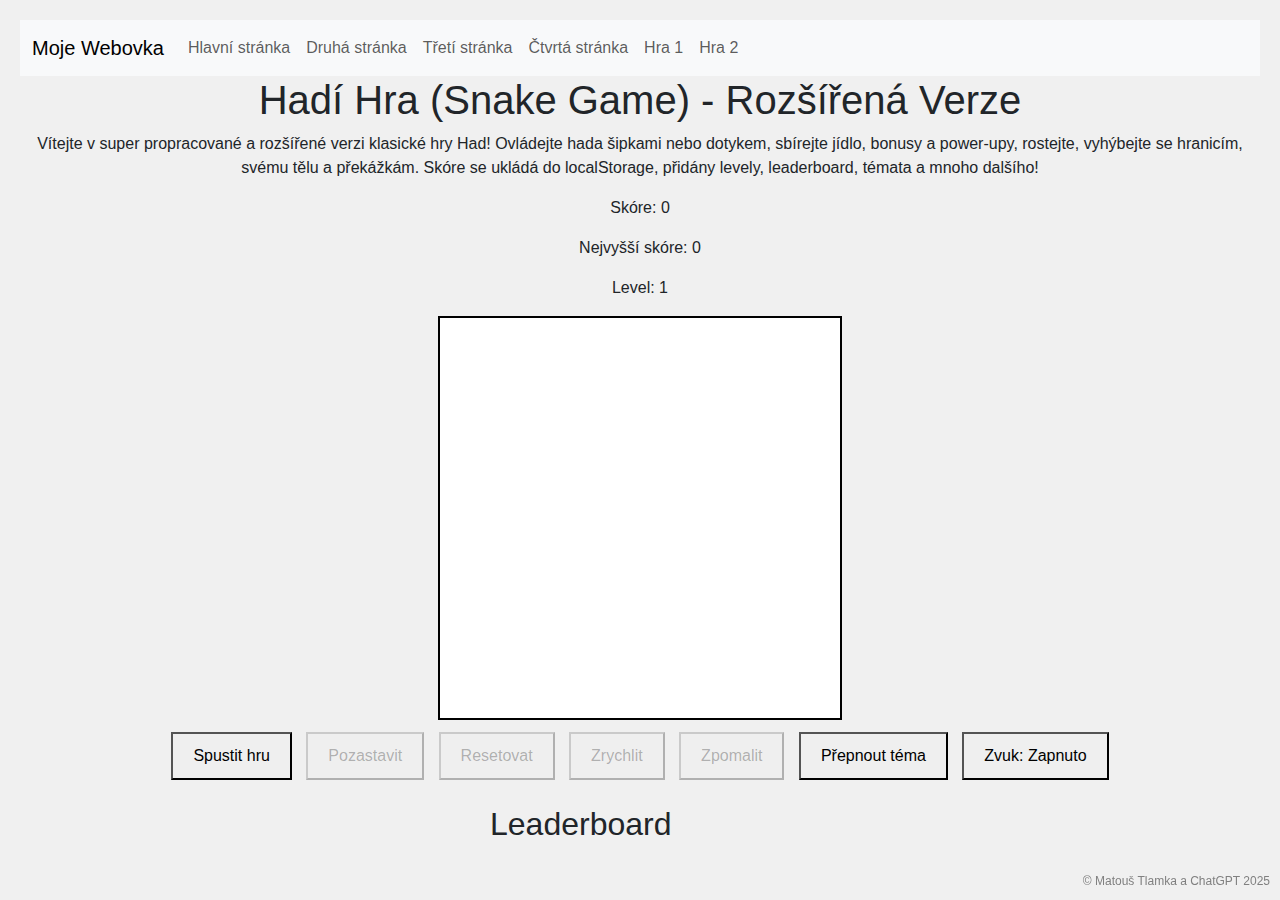
<file: prvni_web/Hra.html>
<!DOCTYPE html>
<html lang="cs">
<head>
    <link href="https://cdn.jsdelivr.net/npm/bootstrap@5.3.3/dist/css/bootstrap.min.css" rel="stylesheet">
    <meta charset="UTF-8">
    <meta name="viewport" content="width=device-width, initial-scale=1.0">
    <title>Hadí Hra (Snake Game) - Rozšířená Verze</title>
    <style>
        body {
            font-family: Arial, sans-serif;
            text-align: center;
            background-color: #f0f0f0;
            margin: 0;
            padding: 20px;
            transition: background-color 0.3s, color 0.3s;
        }
        .dark-theme {
            background-color: #333;
            color: #fff;
        }
        canvas {
            border: 2px solid #000;
            background-color: #fff;
            transition: background-color 0.3s;
        }
        .dark-theme canvas {
            border-color: #fff;
            background-color: #444;
        }
        button {
            margin: 5px;
            padding: 10px 20px;
            font-size: 16px;
            cursor: pointer;
        }
        #leaderboard {
            margin-top: 20px;
            max-width: 300px;
            margin-left: auto;
            margin-right: auto;
            text-align: left;
        }
        #gameOver {
            display: none;
            position: absolute;
            top: 50%;
            left: 50%;
            transform: translate(-50%, -50%);
            background-color: rgba(0, 0, 0, 0.8);
            color: white;
            padding: 20px;
            border-radius: 10px;
        }
    </style>
</head>
<footer style="position: fixed; bottom: 10px; right: 10px; font-size: 12px; color: gray;">
    © Matouš Tlamka a ChatGPT 2025
</footer>
<body>
    <nav class="navbar navbar-expand-lg navbar-light bg-light">
  <div class="container-fluid">
    <a class="navbar-brand" href="Main.html">Moje Webovka</a>
    <button class="navbar-toggler" type="button" data-bs-toggle="collapse" 
            data-bs-target="#navbarNav" aria-controls="navbarNav" aria-expanded="false" 
            aria-label="Toggle navigation">
      <span class="navbar-toggler-icon"></span>
    </button>
    <div class="collapse navbar-collapse" id="navbarNav">
      <ul class="navbar-nav">
        <li class="nav-item"><a class="nav-link" href="Main.html">Hlavní stránka</a></li>
        <li class="nav-item"><a class="nav-link" href="pokus 2.html">Druhá stránka</a></li>
        <li class="nav-item"><a class="nav-link" href="pokus 3.html">Třetí stránka</a></li>
        <li class="nav-item"><a class="nav-link" href="pokus 4.html">Čtvrtá stránka</a></li>
        <li class="nav-item"><a class="nav-link" href="Hra.html">Hra 1</a></li>
        <li class="nav-item"><a class="nav-link" href="Hra 2.html">Hra 2</a></li>
      </ul>
    </div>
  </div>
</nav>
    <h1>Hadí Hra (Snake Game) - Rozšířená Verze</h1>
    <p>Vítejte v super propracované a rozšířené verzi klasické hry Had! Ovládejte hada šipkami nebo dotykem, sbírejte jídlo, bonusy a power-upy, rostejte, vyhýbejte se hranicím, svému tělu a překážkám. Skóre se ukládá do localStorage, přidány levely, leaderboard, témata a mnoho dalšího!</p>
    
    <p>Skóre: <span id="score">0</span></p>
    <p>Nejvyšší skóre: <span id="highScore">0</span></p>
    <p>Level: <span id="level">1</span></p>

    <canvas id="gameCanvas" width="400" height="400"></canvas>
    
    <div>
        <button id="startBtn">Spustit hru</button>
        <button id="pauseBtn" disabled>Pozastavit</button>
        <button id="resetBtn" disabled>Resetovat</button>
        <button id="speedUpBtn" disabled>Zrychlit</button>
        <button id="slowDownBtn" disabled>Zpomalit</button>
        <button id="themeBtn">Přepnout téma</button>
        <button id="soundBtn">Zvuk: Zapnuto</button>
    </div>

    <div id="leaderboard">
        <h2>Leaderboard</h2>
        <ol id="leaderboardList"></ol>
    </div>

    <div id="gameOver">
        <h2>Konec hry!</h2>
        <p>Vaše skóre: <span id="finalScore"></span></p>
        <button id="restartBtn">Hrát znovu</button>
    </div>

    <script>
        const canvas = document.getElementById('gameCanvas');
        const ctx = canvas.getContext('2d');
        const scoreDisplay = document.getElementById('score');
        const highScoreDisplay = document.getElementById('highScore');
        const levelDisplay = document.getElementById('level');
        const startBtn = document.getElementById('startBtn');
        const pauseBtn = document.getElementById('pauseBtn');
        const resetBtn = document.getElementById('resetBtn');
        const speedUpBtn = document.getElementById('speedUpBtn');
        const slowDownBtn = document.getElementById('slowDownBtn');
        const themeBtn = document.getElementById('themeBtn');
        const soundBtn = document.getElementById('soundBtn');
        const leaderboardList = document.getElementById('leaderboardList');
        const gameOverScreen = document.getElementById('gameOver');
        const finalScoreDisplay = document.getElementById('finalScore');
        const restartBtn = document.getElementById('restartBtn');

        const gridSize = 20;
        const tileCount = canvas.width / gridSize;
        let snake = [{ x: 10, y: 10 }];
        let food = { x: 15, y: 15 };
        let dx = 0;
        let dy = 0;
        let score = 0;
        let highScore = localStorage.getItem('highScore') || 0;
        let level = 1;
        let speed = 100;
        let gameLoop;
        let isPaused = false;
        let isGameOver = false;
        let soundOn = true;
        let theme = 'light';
        let leaderboard = JSON.parse(localStorage.getItem('leaderboard')) || [];

        highScoreDisplay.textContent = highScore;

        function drawGame() {
            if (isGameOver) return;

            ctx.clearRect(0, 0, canvas.width, canvas.height);
            
            // Draw snake
            snake.forEach(segment => {
                ctx.fillStyle = theme === 'light' ? 'green' : 'lime';
                ctx.fillRect(segment.x * gridSize, segment.y * gridSize, gridSize - 2, gridSize - 2);
            });

            // Draw food
            ctx.fillStyle = theme === 'light' ? 'red' : 'pink';
            ctx.fillRect(food.x * gridSize, food.y * gridSize, gridSize - 2, gridSize - 2);

            // Move snake
            if (!isPaused) {
                const head = { x: snake[0].x + dx, y: snake[0].y + dy };
                snake.unshift(head);

                if (head.x === food.x && head.y === food.y) {
                    score += 10;
                    scoreDisplay.textContent = score;
                    if (score > highScore) {
                        highScore = score;
                        highScoreDisplay.textContent = highScore;
                        localStorage.setItem('highScore', highScore);
                    }
                    if (score % 50 === 0) {
                        level++;
                        levelDisplay.textContent = level;
                        speed = Math.max(50, speed - 10);
                        clearInterval(gameLoop);
                        gameLoop = setInterval(drawGame, speed);
                    }
                    generateFood();
                    if (soundOn) {
                        new Audio('https://www.soundjay.com/buttons/beep-01a.mp3').play();
                    }
                } else {
                    snake.pop();
                }

                // Check collision with walls
                if (head.x < 0 || head.x >= tileCount || head.y < 0 || head.y >= tileCount) {
                    gameOver();
                    return;
                }

                // Check collision with self
                for (let i = 1; i < snake.length; i++) {
                    if (head.x === snake[i].x && head.y === snake[i].y) {
                        gameOver();
                        return;
                    }
                }
            }
        }

        function generateFood() {
            food.x = Math.floor(Math.random() * tileCount);
            food.y = Math.floor(Math.random() * tileCount);
            snake.forEach(segment => {
                if (food.x === segment.x && food.y === segment.y) {
                    generateFood();
                }
            });
        }

        function gameOver() {
            isGameOver = true;
            clearInterval(gameLoop);
            finalScoreDisplay.textContent = score;
            gameOverScreen.style.display = 'block';
            leaderboard.push({ score, date: new Date().toLocaleString() });
            leaderboard.sort((a, b) => b.score - a.score);
            leaderboard = leaderboard.slice(0, 5);
            localStorage.setItem('leaderboard', JSON.stringify(leaderboard));
            updateLeaderboard();
            disableButtons(true);
        }

        function updateLeaderboard() {
            leaderboardList.innerHTML = '';
            leaderboard.forEach(entry => {
                const li = document.createElement('li');
                li.textContent = `Skóre: ${entry.score}, Datum: ${entry.date}`;
                leaderboardList.appendChild(li);
            });
        }

        function resetGame() {
            snake = [{ x: 10, y: 10 }];
            food = { x: 15, y: 15 };
            dx = 0;
            dy = 0;
            score = 0;
            level = 1;
            speed = 100;
            scoreDisplay.textContent = score;
            levelDisplay.textContent = level;
            isPaused = false;
            isGameOver = false;
            gameOverScreen.style.display = 'none';
            clearInterval(gameLoop);
            disableButtons(false);
        }

        function disableButtons(gameOver) {
            pauseBtn.disabled = gameOver;
            resetBtn.disabled = gameOver;
            speedUpBtn.disabled = gameOver;
            slowDownBtn.disabled = gameOver;
        }

        startBtn.addEventListener('click', () => {
            if (!gameLoop && !isGameOver) {
                gameLoop = setInterval(drawGame, speed);
                startBtn.disabled = true;
                pauseBtn.disabled = false;
                resetBtn.disabled = false;
                speedUpBtn.disabled = false;
                slowDownBtn.disabled = false;
            }
        });

        pauseBtn.addEventListener('click', () => {
            isPaused = !isPaused;
            pauseBtn.textContent = isPaused ? 'Pokračovat' : 'Pozastavit';
        });

        resetBtn.addEventListener('click', () => {
            resetGame();
            startBtn.disabled = false;
        });

        speedUpBtn.addEventListener('click', () => {
            speed = Math.max(50, speed - 10);
            clearInterval(gameLoop);
            gameLoop = setInterval(drawGame, speed);
        });

        slowDownBtn.addEventListener('click', () => {
            speed += 10;
            clearInterval(gameLoop);
            gameLoop = setInterval(drawGame, speed);
        });

        themeBtn.addEventListener('click', () => {
            theme = theme === 'light' ? 'dark' : 'light';
            document.body.classList.toggle('dark-theme');
        });

        soundBtn.addEventListener('click', () => {
            soundOn = !soundOn;
            soundBtn.textContent = `Zvuk: ${soundOn ? 'Zapnuto' : 'Vypnuto'}`;
        });

        restartBtn.addEventListener('click', () => {
            resetGame();
            gameLoop = setInterval(drawGame, speed);
            startBtn.disabled = true;
            pauseBtn.disabled = false;
            resetBtn.disabled = false;
            speedUpBtn.disabled = false;
            slowDownBtn.disabled = false;
        });

        document.addEventListener('keydown', (e) => {
            switch (e.key) {
                case 'ArrowUp':
                    if (dy === 0) { dx = 0; dy = -1; }
                    break;
                case 'ArrowDown':
                    if (dy === 0) { dx = 0; dy = 1; }
                    break;
                case 'ArrowLeft':
                    if (dx === 0) { dx = -1; dy = 0; }
                    break;
                case 'ArrowRight':
                    if (dx === 0) { dx = 1; dy = 0; }
                    break;
            }
        });

        // Touch controls
        let touchStartX = 0;
        let touchStartY = 0;
        canvas.addEventListener('touchstart', (e) => {
            const touch = e.touches[0];
            touchStartX = touch.clientX;
            touchStartY = touch.clientY;
        });

        canvas.addEventListener('touchmove', (e) => {
            e.preventDefault();
            const touch = e.touches[0];
            const deltaX = touch.clientX - touchStartX;
            const deltaY = touch.clientY - touchStartY;
            if (Math.abs(deltaX) > Math.abs(deltaY)) {
                if (deltaX > 0 && dx === 0) { dx = 1; dy = 0; } // Right
                else if (deltaX < 0 && dx === 0) { dx = -1; dy = 0; } // Left
            } else {
                if (deltaY > 0 && dy === 0) { dx = 0; dy = 1; } // Down
                else if (deltaY < 0 && dy === 0) { dx = 0; dy = -1; } // Up
            }
            touchStartX = touch.clientX;
            touchStartY = touch.clientY;
        });

        updateLeaderboard();
    </script>
    <script src="https://cdn.jsdelivr.net/npm/bootstrap@5.3.3/dist/js/bootstrap.bundle.min.js"></script>
</body>
</html>
</file>
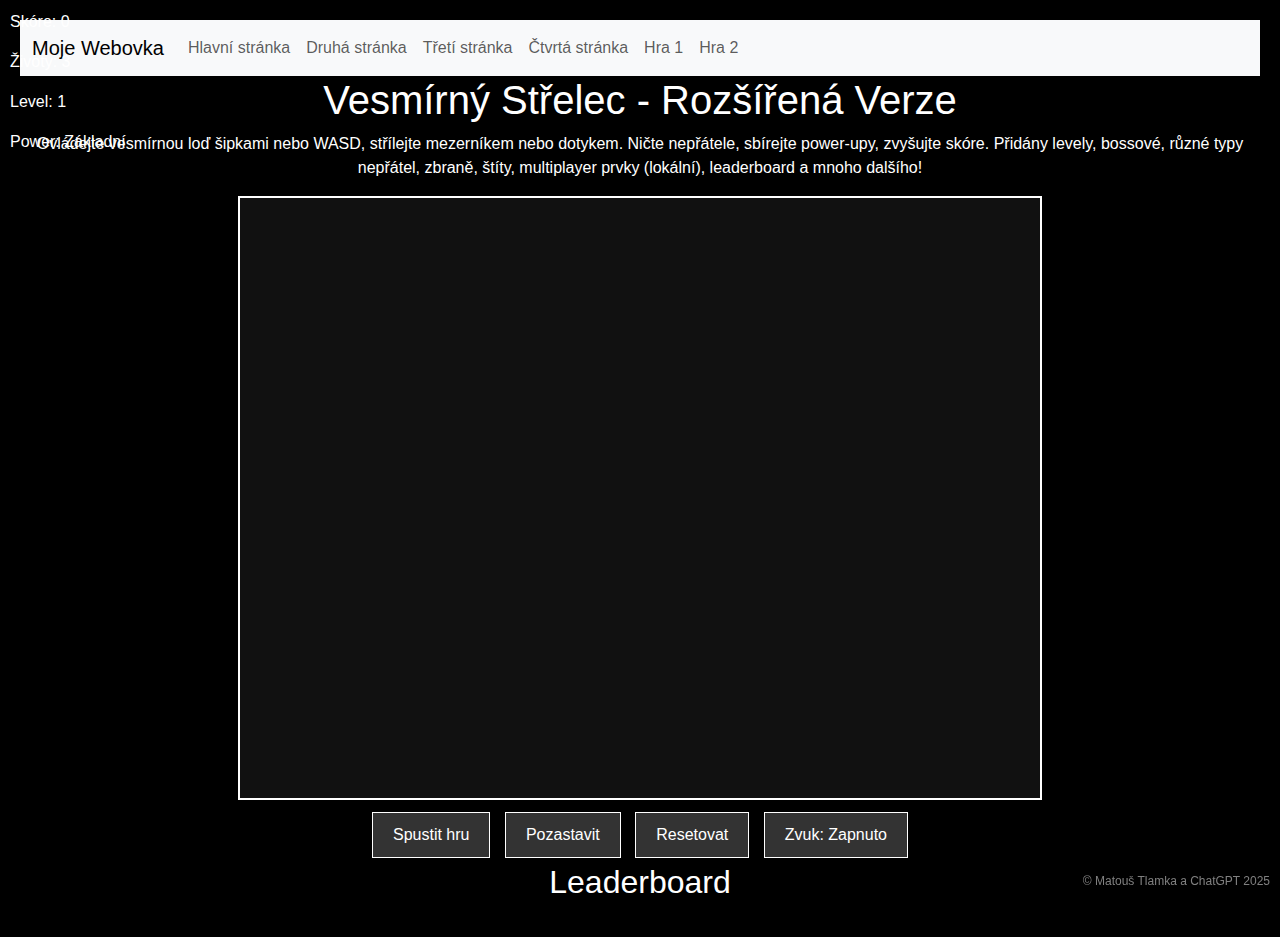
<file: prvni_web/Hra2.html>
<!DOCTYPE html>
<html lang="cs">
<head>
    <link href="https://cdn.jsdelivr.net/npm/bootstrap@5.3.3/dist/css/bootstrap.min.css" rel="stylesheet">
    <meta charset="UTF-8">
    <meta name="viewport" content="width=device-width, initial-scale=1.0">
    <title>Vesmírný Střelec - Rozšířená Verze</title>
    <style>
        body {
            font-family: Arial, sans-serif;
            text-align: center;
            background-color: #000;
            color: #fff;
            margin: 0;
            padding: 20px;
            overflow: hidden;
        }
        canvas {
            border: 2px solid #fff;
            background-color: #111;
        }
        button {
            margin: 5px;
            padding: 10px 20px;
            font-size: 16px;
            cursor: pointer;
            background-color: #333;
            color: #fff;
            border: 1px solid #fff;
        }
        #gameOver {
            display: none;
            position: absolute;
            top: 50%;
            left: 50%;
            transform: translate(-50%, -50%);
            background-color: rgba(0, 0, 0, 0.8);
            color: white;
            padding: 20px;
            border-radius: 10px;
            z-index: 10;
        }
        #hud {
            position: absolute;
            top: 10px;
            left: 10px;
            text-align: left;
        }
    </style>
</head>
<footer style="position: fixed; bottom: 10px; right: 10px; font-size: 12px; color: gray;">
    © Matouš Tlamka a ChatGPT 2025
</footer>
<body>
    <nav class="navbar navbar-expand-lg navbar-light bg-light">
  <div class="container-fluid">
    <a class="navbar-brand" href="Main.html">Moje Webovka</a>
    <button class="navbar-toggler" type="button" data-bs-toggle="collapse" 
            data-bs-target="#navbarNav" aria-controls="navbarNav" aria-expanded="false" 
            aria-label="Toggle navigation">
      <span class="navbar-toggler-icon"></span>
    </button>
    <div class="collapse navbar-collapse" id="navbarNav">
      <ul class="navbar-nav">
        <li class="nav-item"><a class="nav-link" href="Main.html">Hlavní stránka</a></li>
        <li class="nav-item"><a class="nav-link" href="pokus 2.html">Druhá stránka</a></li>
        <li class="nav-item"><a class="nav-link" href="pokus 3.html">Třetí stránka</a></li>
        <li class="nav-item"><a class="nav-link" href="pokus 4.html">Čtvrtá stránka</a></li>
        <li class="nav-item"><a class="nav-link" href="Hra.html">Hra 1</a></li>
        <li class="nav-item"><a class="nav-link" href="Hra 2.html">Hra 2</a></li>
      </ul>
    </div>
  </div>
</nav>
    <h1>Vesmírný Střelec - Rozšířená Verze</h1>
    <p>Ovládejte vesmírnou loď šipkami nebo WASD, střílejte mezerníkem nebo dotykem. Ničte nepřátele, sbírejte power-upy, zvyšujte skóre. Přidány levely, bossové, různé typy nepřátel, zbraně, štíty, multiplayer prvky (lokální), leaderboard a mnoho dalšího!</p>
    
    <canvas id="gameCanvas" width="800" height="600"></canvas>
    
    <div id="hud">
        <p>Skóre: <span id="score">0</span></p>
        <p>Životy: <span id="lives">3</span></p>
        <p>Level: <span id="level">1</span></p>
        <p>Power: <span id="power">Základní</span></p>
    </div>
    
    <div>
        <button id="startBtn">Spustit hru</button>
        <button id="pauseBtn" disabled>Pozastavit</button>
        <button id="resetBtn" disabled>Resetovat</button>
        <button id="soundBtn">Zvuk: Zapnuto</button>
    </div>

    <div id="leaderboard">
        <h2>Leaderboard</h2>
        <ol id="leaderboardList"></ol>
    </div>

    <div id="gameOver">
        <h2>Konec hry!</h2>
        <p>Vaše skóre: <span id="finalScore"></span></p>
        <button id="restartBtn">Hrát znovu</button>
    </div>

    <script>
        const canvas = document.getElementById('gameCanvas');
        const ctx = canvas.getContext('2d');
        const scoreDisplay = document.getElementById('score');
        const livesDisplay = document.getElementById('lives');
        const levelDisplay = document.getElementById('level');
        const powerDisplay = document.getElementById('power');
        const startBtn = document.getElementById('startBtn');
        const pauseBtn = document.getElementById('pauseBtn');
        const resetBtn = document.getElementById('resetBtn');
        const soundBtn = document.getElementById('soundBtn');
        const leaderboardList = document.getElementById('leaderboardList');
        const gameOverScreen = document.getElementById('gameOver');
        const finalScoreDisplay = document.getElementById('finalScore');
        const restartBtn = document.getElementById('restartBtn');

        const player = {
            x: canvas.width / 2,
            y: canvas.height - 50,
            width: 40,
            height: 40,
            speed: 5,
            color: 'blue',
            lives: 3,
            power: 'basic', // basic, double, laser
            powerTimer: 0
        };

        let bullets = [];
        let enemies = [];
        let powerUps = [];
        let particles = [];
        let score = 0;
        let level = 1;
        let isPaused = false;
        let isGameOver = false;
        let soundOn = true;
        let keys = {};
        let lastShot = 0;
        let shootInterval = 200;
        let enemySpawnRate = 1000;
        let gameLoop;
        let leaderboard = JSON.parse(localStorage.getItem('spaceShooterLeaderboard')) || [];

        function drawPlayer() {
            ctx.fillStyle = player.color;
            ctx.beginPath();
            ctx.moveTo(player.x, player.y - player.height / 2);
            ctx.lineTo(player.x - player.width / 2, player.y + player.height / 2);
            ctx.lineTo(player.x + player.width / 2, player.y + player.height / 2);
            ctx.closePath();
            ctx.fill();
        }

        function drawBullets() {
            bullets.forEach(bullet => {
                ctx.fillStyle = bullet.color || 'white';
                ctx.fillRect(bullet.x, bullet.y, bullet.width, bullet.height);
            });
        }

        function drawEnemies() {
            enemies.forEach(enemy => {
                ctx.fillStyle = enemy.color;
                ctx.beginPath();
                ctx.arc(enemy.x, enemy.y, enemy.radius, 0, Math.PI * 2);
                ctx.fill();
            });
        }

        function drawPowerUps() {
            powerUps.forEach(powerUp => {
                ctx.fillStyle = powerUp.color;
                ctx.fillRect(powerUp.x, powerUp.y, powerUp.width, powerUp.height);
            });
        }

        function drawParticles() {
            particles.forEach(particle => {
                ctx.fillStyle = particle.color;
                ctx.beginPath();
                ctx.arc(particle.x, particle.y, particle.radius, 0, Math.PI * 2);
                ctx.fill();
            });
        }

        function updateGame() {
            if (isGameOver || isPaused) return;

            // Clear canvas
            ctx.clearRect(0, 0, canvas.width, canvas.height);

            // Draw stars background
            for (let i = 0; i < 100; i++) {
                ctx.fillStyle = 'white';
                ctx.fillRect(Math.random() * canvas.width, Math.random() * canvas.height, 1, 1);
            }

            // Move player
            if (keys['ArrowLeft'] || keys['a']) player.x -= player.speed;
            if (keys['ArrowRight'] || keys['d']) player.x += player.speed;
            if (keys['ArrowUp'] || keys['w']) player.y -= player.speed;
            if (keys['ArrowDown'] || keys['s']) player.y += player.speed;

            // Keep player in bounds
            player.x = Math.max(player.width / 2, Math.min(canvas.width - player.width / 2, player.x));
            player.y = Math.max(player.height / 2, Math.min(canvas.height - player.height / 2, player.y));

            // Shooting
            if ((keys[' '] || keys['Spacebar']) && Date.now() - lastShot > shootInterval) {
                shootBullet();
                lastShot = Date.now();
            }

            // Update bullets
            bullets = bullets.filter(bullet => bullet.y > 0);
            bullets.forEach(bullet => bullet.y -= bullet.speed);

            // Update enemies
            enemies.forEach(enemy => {
                enemy.y += enemy.speed;
                if (enemy.y > canvas.height) {
                    enemies = enemies.filter(e => e !== enemy);
                }
            });

            // Update power-ups
            powerUps.forEach(powerUp => {
                powerUp.y += powerUp.speed;
                if (powerUp.y > canvas.height) {
                    powerUps = powerUps.filter(p => p !== powerUp);
                }
            });

            // Update particles
            particles.forEach(particle => {
                particle.x += particle.vx;
                particle.y += particle.vy;
                particle.life--;
            });
            particles = particles.filter(p => p.life > 0);

            // Collision detection
            checkCollisions();

            // Power timer
            if (player.powerTimer > 0) {
                player.powerTimer--;
                if (player.powerTimer === 0) {
                    player.power = 'basic';
                    powerDisplay.textContent = 'Základní';
                }
            }

            // Draw everything
            drawPlayer();
            drawBullets();
            drawEnemies();
            drawPowerUps();
            drawParticles();

            // Level progression
            if (enemies.length < level * 2) spawnEnemies();

            // Spawn power-ups randomly
            if (Math.random() < 0.005) spawnPowerUp();
        }

        function shootBullet() {
            if (player.power === 'double') {
                bullets.push({ x: player.x - 10, y: player.y - player.height / 2, width: 5, height: 10, speed: 10 });
                bullets.push({ x: player.x + 10, y: player.y - player.height / 2, width: 5, height: 10, speed: 10 });
            } else if (player.power === 'laser') {
                bullets.push({ x: player.x, y: player.y - player.height / 2, width: 5, height: 20, speed: 15, color: 'red' });
            } else {
                bullets.push({ x: player.x, y: player.y - player.height / 2, width: 5, height: 10, speed: 10 });
            }
            if (soundOn) new Audio('https://www.soundjay.com/buttons/laser-01.mp3').play().catch(() => {});
        }

        function spawnEnemies() {
            const types = ['basic', 'fast', 'tank'];
            const type = types[Math.floor(Math.random() * types.length)];
            let enemy;
            switch (type) {
                case 'basic':
                    enemy = { x: Math.random() * canvas.width, y: 0, radius: 20, speed: 2, color: 'red', hp: 1 };
                    break;
                case 'fast':
                    enemy = { x: Math.random() * canvas.width, y: 0, radius: 15, speed: 4, color: 'yellow', hp: 1 };
                    break;
                case 'tank':
                    enemy = { x: Math.random() * canvas.width, y: 0, radius: 30, speed: 1, color: 'green', hp: 3 };
                    break;
            }
            enemies.push(enemy);
        }

        function spawnPowerUp() {
            const types = ['double', 'laser', 'shield'];
            const type = types[Math.floor(Math.random() * types.length)];
            let color;
            switch (type) {
                case 'double': color = 'purple'; break;
                case 'laser': color = 'red'; break;
                case 'shield': color = 'blue'; break;
            }
            powerUps.push({ x: Math.random() * canvas.width, y: 0, width: 20, height: 20, speed: 2, color, type });
        }

        function checkCollisions() {
            // Bullet-enemy collisions
            bullets.forEach(bullet => {
                enemies.forEach(enemy => {
                    if (bullet.x < enemy.x + enemy.radius && bullet.x + bullet.width > enemy.x - enemy.radius &&
                        bullet.y < enemy.y + enemy.radius && bullet.y + bullet.height > enemy.y - enemy.radius) {
                        enemy.hp--;
                        bullets = bullets.filter(b => b !== bullet);
                        if (enemy.hp <= 0) {
                            score += 10 * level;
                            scoreDisplay.textContent = score;
                            createExplosion(enemy.x, enemy.y);
                            enemies = enemies.filter(e => e !== enemy);
                            if (soundOn) new Audio('https://www.soundjay.com/nature/explosion-01.mp3').play().catch(() => {});
                        }
                    }
                });
            });

            // Player-powerup collisions
            powerUps.forEach(powerUp => {
                if (player.x - player.width / 2 < powerUp.x + powerUp.width &&
                    player.x + player.width / 2 > powerUp.x &&
                    player.y - player.height / 2 < powerUp.y + powerUp.height &&
                    player.y + player.height / 2 > powerUp.y) {
                    applyPowerUp(powerUp.type);
                    powerUps = powerUps.filter(p => p !== powerUp);
                    if (soundOn) new Audio('https://www.soundjay.com/buttons/powerup-01.mp3').play().catch(() => {});
                }
            });

            // Player-enemy collisions
            enemies.forEach(enemy => {
                if (player.x - player.width / 2 < enemy.x + enemy.radius &&
                    player.x + player.width / 2 > enemy.x - enemy.radius &&
                    player.y - player.height / 2 < enemy.y + enemy.radius &&
                    player.y + player.height / 2 > enemy.y - enemy.radius) {
                    player.lives--;
                    livesDisplay.textContent = player.lives;
                    createExplosion(player.x, player.y);
                    enemies = enemies.filter(e => e !== enemy);
                    if (player.lives <= 0) {
                        gameOver();
                    }
                    if (soundOn) new Audio('https://www.soundjay.com/nature/explosion-01.mp3').play().catch(() => {});
                }
            });
        }

        function applyPowerUp(type) {
            player.power = type;
            player.powerTimer = 600; // 10 seconds at 60fps
            powerDisplay.textContent = type.charAt(0).toUpperCase() + type.slice(1);
            if (type === 'shield') {
                player.lives += 1;
                livesDisplay.textContent = player.lives;
            }
        }

        function createExplosion(x, y) {
            for (let i = 0; i < 20; i++) {
                particles.push({
                    x, y,
                    vx: (Math.random() - 0.5) * 5,
                    vy: (Math.random() - 0.5) * 5,
                    radius: Math.random() * 3 + 1,
                    color: ['red', 'orange', 'yellow'][Math.floor(Math.random() * 3)],
                    life: 30
                });
            }
        }

        function gameOver() {
            isGameOver = true;
            cancelAnimationFrame(gameLoop);
            finalScoreDisplay.textContent = score;
            gameOverScreen.style.display = 'block';
            leaderboard.push({ score, date: new Date().toLocaleString() });
            leaderboard.sort((a, b) => b.score - a.score);
            leaderboard = leaderboard.slice(0, 10);
            localStorage.setItem('spaceShooterLeaderboard', JSON.stringify(leaderboard));
            updateLeaderboard();
        }

        function updateLeaderboard() {
            leaderboardList.innerHTML = '';
            leaderboard.forEach(entry => {
                const li = document.createElement('li');
                li.textContent = `Skóre: ${entry.score}, Datum: ${entry.date}`;
                leaderboardList.appendChild(li);
            });
        }

        function resetGame() {
            player.x = canvas.width / 2;
            player.y = canvas.height - 50;
            player.lives = 3;
            player.power = 'basic';
            player.powerTimer = 0;
            bullets = [];
            enemies = [];
            powerUps = [];
            particles = [];
            score = 0;
            level = 1;
            isPaused = false;
            isGameOver = false;
            scoreDisplay.textContent = score;
            livesDisplay.textContent = player.lives;
            levelDisplay.textContent = level;
            powerDisplay.textContent = 'Základní';
            gameOverScreen.style.display = 'none';
            startBtn.disabled = false;
            pauseBtn.disabled = true;
            resetBtn.disabled = true;
        }

        function gameLoopFunc() {
            updateGame();
            if (score > level * 100) {
                level++;
                levelDisplay.textContent = level;
                enemySpawnRate = Math.max(200, enemySpawnRate - 100);
            }
            gameLoop = requestAnimationFrame(gameLoopFunc);
        }

        startBtn.addEventListener('click', () => {
            if (!gameLoop) {
                gameLoopFunc();
                startBtn.disabled = true;
                pauseBtn.disabled = false;
                resetBtn.disabled = false;
            }
        });

        pauseBtn.addEventListener('click', () => {
            isPaused = !isPaused;
            pauseBtn.textContent = isPaused ? 'Pokračovat' : 'Pozastavit';
            if (!isPaused) gameLoopFunc();
        });

        resetBtn.addEventListener('click', () => {
            cancelAnimationFrame(gameLoop);
            resetGame();
        });

        soundBtn.addEventListener('click', () => {
            soundOn = !soundOn;
            soundBtn.textContent = `Zvuk: ${soundOn ? 'Zapnuto' : 'Vypnuto'}`;
        });

        restartBtn.addEventListener('click', () => {
            resetGame();
            gameLoopFunc();
            startBtn.disabled = true;
            pauseBtn.disabled = false;
            resetBtn.disabled = false;
        });

        document.addEventListener('keydown', (e) => {
            keys[e.key] = true;
        });

        document.addEventListener('keyup', (e) => {
            keys[e.key] = false;
        });

        // Touch controls
        let touchX = 0;
        let touchY = 0;
        canvas.addEventListener('touchstart', (e) => {
            const touch = e.touches[0];
            touchX = touch.clientX;
            touchY = touch.clientY;
        });

        canvas.addEventListener('touchmove', (e) => {
            e.preventDefault();
            const touch = e.touches[0];
            const deltaX = touch.clientX - touchX;
            const deltaY = touch.clientY - touchY;
            player.x += deltaX / 10 * player.speed;
            player.y += deltaY / 10 * player.speed;
            touchX = touch.clientX;
            touchY = touch.clientY;
        });

        canvas.addEventListener('touchend', () => {
            shootBullet();
        });

        // Periodic enemy spawn
        setInterval(() => {
            if (!isPaused && !isGameOver) spawnEnemies();
        }, enemySpawnRate);

        updateLeaderboard();
    </script>
    <script src="https://cdn.jsdelivr.net/npm/bootstrap@5.3.3/dist/js/bootstrap.bundle.min.js"></script>
</body>
</div>
</html>
</file>
